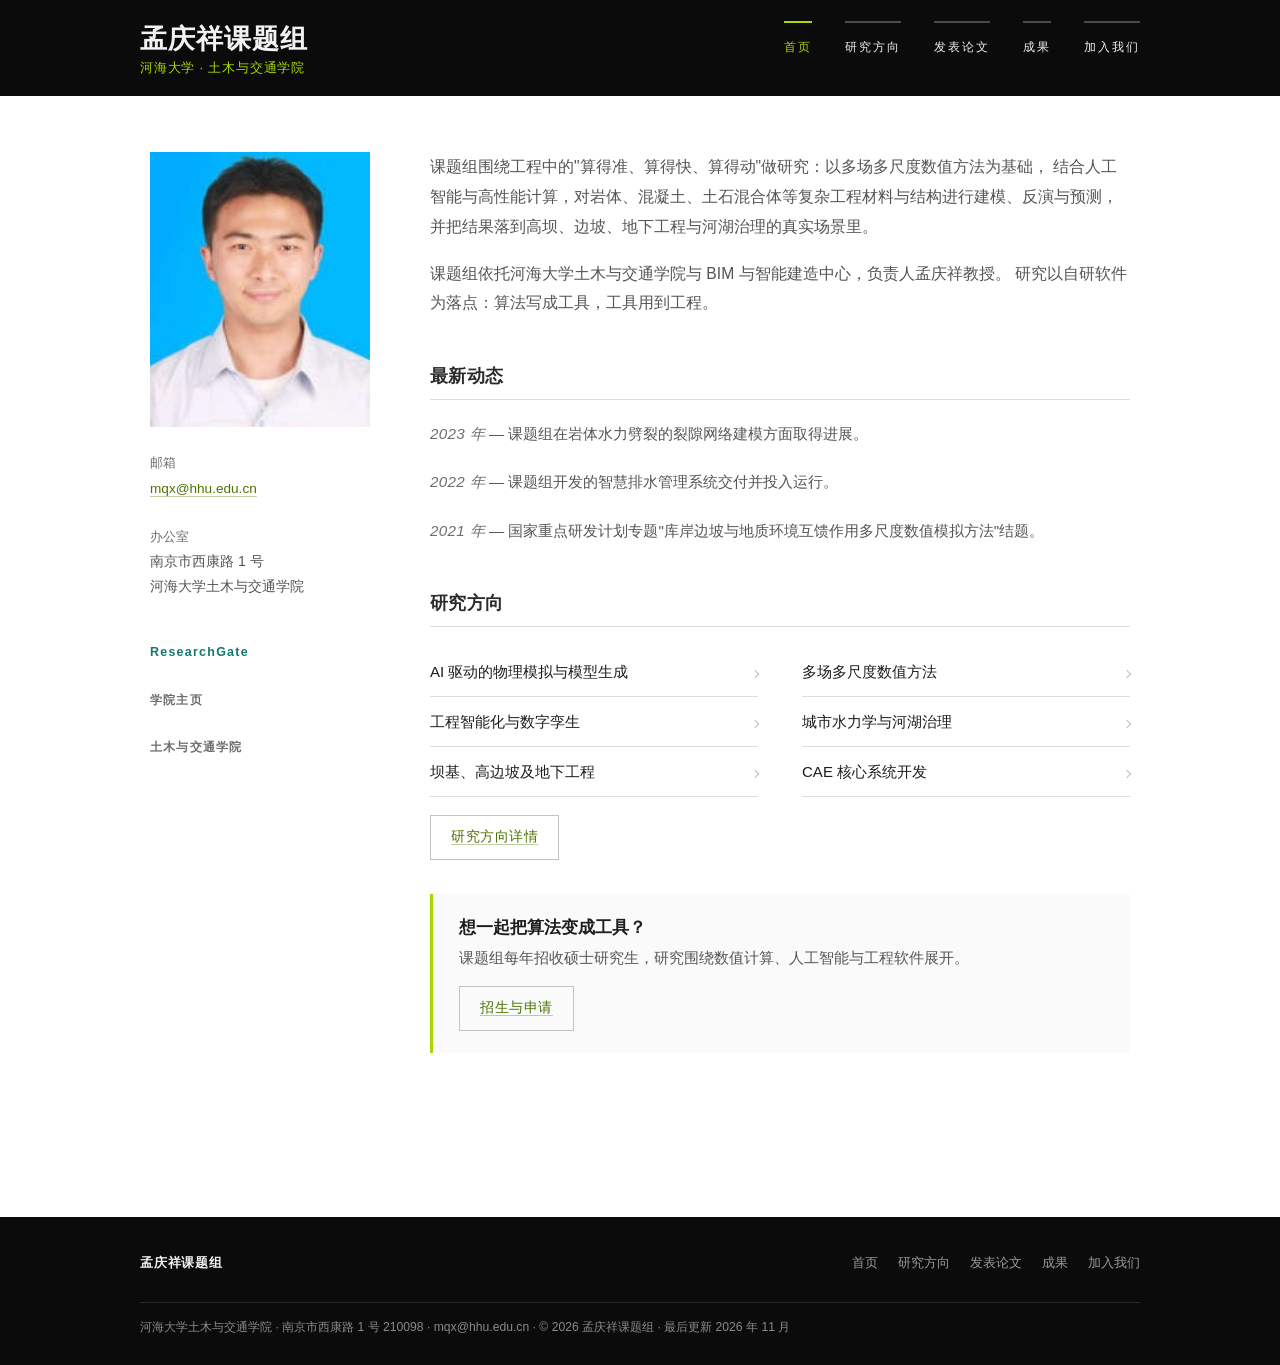
<file: index.html>
<!DOCTYPE html>
<html lang="zh-CN">
<head>
<meta charset="utf-8">
<meta name="viewport" content="width=device-width, initial-scale=1">
<title>孟庆祥课题组 | 河海大学土木与交通学院</title>
<meta name="description" content="河海大学土木与交通学院孟庆祥课题组：AI 驱动的物理模拟与模型生成、多场多尺度数值方法、工程智能化与数字孪生、城市水力学与河湖治理、CAE 核心系统开发。">
<link rel="icon" href="assets/img/favicon.svg" type="image/svg+xml">
<link rel="stylesheet" href="assets/css/style.css">
<script>document.documentElement.classList.add('js');</script>
<script src="assets/js/main.js" defer></script>
</head>
<body>

<header class="site-header">
  <div class="wrap header-inner">
    <a class="brand" href="index.html">
      <h1 class="brand-cn">孟庆祥课题组</h1>
      <span class="brand-en">河海大学 · 土木与交通学院</span>
    </a>
    <button class="nav-toggle" type="button" aria-expanded="false" aria-controls="site-nav">
      <span class="nav-toggle-bars" aria-hidden="true"><span></span><span></span><span></span></span>
      菜单
    </button>
    <nav class="site-nav" id="site-nav" aria-label="主导航">
      <a class="is-active" href="index.html" aria-current="page">首页</a>
      <a href="research.html">研究方向</a>
      <a href="publications.html">发表论文</a>
      <a href="achievements.html">成果</a>
      <a href="join.html">加入我们</a>
    </nav>
  </div>
</header>

<main>
  <div class="wrap">
    <div class="layout">
      <aside class="sidebar">
        <figure class="portrait">
          <img src="assets/img/meng-qingxiang.jpg" alt="孟庆祥教授照片" width="177" height="235">
        </figure>
        <div class="contact">
          <p class="label">邮箱</p>
          <a href="mailto:mqx@hhu.edu.cn">mqx@hhu.edu.cn</a>
        </div>
        <div class="contact">
          <p class="label">办公室</p>
          <p>南京市西康路 1 号<br>河海大学土木与交通学院</p>
        </div>
        <ul class="profile-links">
          <li><a class="researchgate" href="https://www.researchgate.net/profile/Qingxiang_Meng2">ResearchGate</a></li>
          <li><a href="https://ccte.hhu.edu.cn/2020/0330/c6263a202418/page.htm">学院主页</a></li>
          <li><a href="https://ccte.hhu.edu.cn/">土木与交通学院</a></li>
        </ul>
      </aside>

      <div class="content">
        <p class="intro">
          课题组围绕工程中的"算得准、算得快、算得动"做研究：以多场多尺度数值方法为基础，
          结合人工智能与高性能计算，对岩体、混凝土、土石混合体等复杂工程材料与结构进行建模、反演与预测，
          并把结果落到高坝、边坡、地下工程与河湖治理的真实场景里。
        </p>
        <p class="intro">
          课题组依托河海大学土木与交通学院与 BIM 与智能建造中心，负责人孟庆祥教授。
          研究以自研软件为落点：算法写成工具，工具用到工程。
        </p>

        <h2 class="sec-title">最新动态</h2>
        <div class="news">
          <p>
            <time datetime="2023">2023 年</time> — 课题组在岩体水力劈裂的裂隙网络建模方面取得进展。
          </p>
          <p>
            <time datetime="2022">2022 年</time> — 课题组开发的智慧排水管理系统交付并投入运行。
          </p>
          <p>
            <time datetime="2021">2021 年</time> — 国家重点研发计划专题"库岸边坡与地质环境互馈作用多尺度数值模拟方法"结题。
          </p>
        </div>

        <h2 class="sec-title">研究方向</h2>
        <ul class="toc">
          <li><a href="research.html#ai">AI 驱动的物理模拟与模型生成</a></li>
          <li><a href="research.html#multiscale">多场多尺度数值方法</a></li>
          <li><a href="research.html#twin">工程智能化与数字孪生</a></li>
          <li><a href="research.html#water">城市水力学与河湖治理</a></li>
          <li><a href="research.html#dam">坝基、高边坡及地下工程</a></li>
          <li><a href="research.html#cae">CAE 核心系统开发</a></li>
        </ul>

        <p class="actions">
          <a class="btn" href="research.html">研究方向详情</a>
        </p>

        <div class="cta">
          <h2>想一起把算法变成工具？</h2>
          <p>课题组每年招收硕士研究生，研究围绕数值计算、人工智能与工程软件展开。</p>
          <a class="btn" href="join.html">招生与申请</a>
        </div>
      </div>
    </div>
  </div>
</main>

<footer class="site-footer">
  <div class="wrap footer-inner">
    <p class="footer-brand">孟庆祥课题组</p>
    <ul class="footer-links">
      <li><a href="index.html">首页</a></li>
      <li><a href="research.html">研究方向</a></li>
      <li><a href="publications.html">发表论文</a></li>
      <li><a href="achievements.html">成果</a></li>
      <li><a href="join.html">加入我们</a></li>
    </ul>
    <p class="footer-note">
      河海大学土木与交通学院 · 南京市西康路 1 号 210098 · mqx@hhu.edu.cn ·
      © <span data-year>2026</span> 孟庆祥课题组 · 最后更新 2026 年 11 月
    </p>
  </div>
</footer>

</body>
</html>
</file>
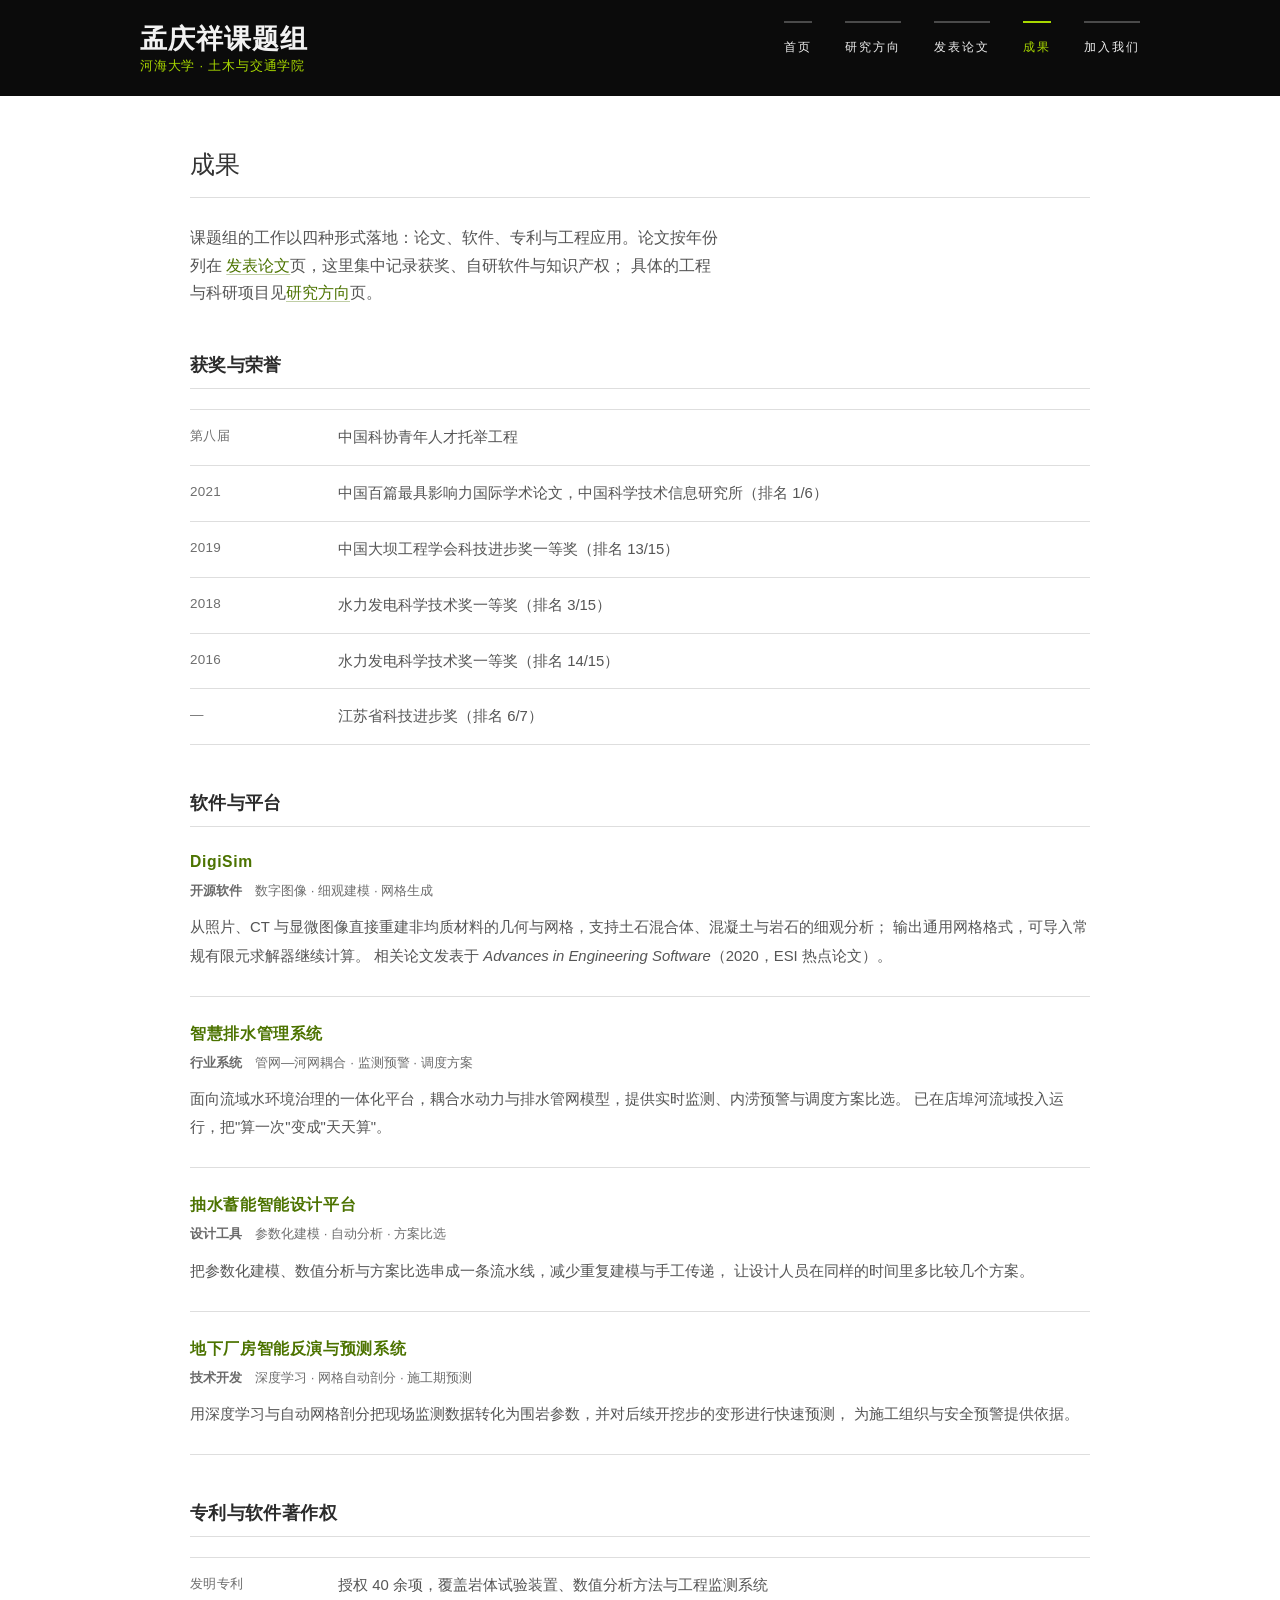
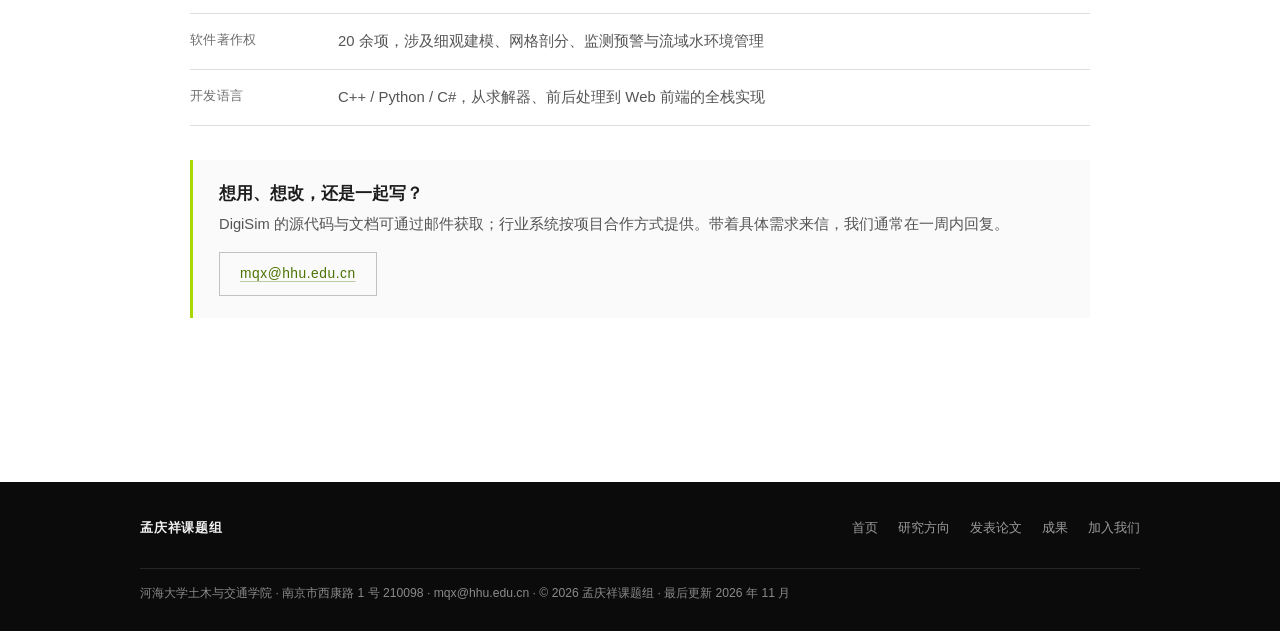
<file: achievements.html>
<!DOCTYPE html>
<html lang="zh-CN">
<head>
<meta charset="utf-8">
<meta name="viewport" content="width=device-width, initial-scale=1">
<title>成果 | 孟庆祥课题组</title>
<meta name="description" content="孟庆祥课题组获奖与荣誉、自研软件与平台、发明专利与软件著作权。">
<link rel="icon" href="assets/img/favicon.svg" type="image/svg+xml">
<link rel="stylesheet" href="assets/css/style.css">
<script>document.documentElement.classList.add('js');</script>
<script src="assets/js/main.js" defer></script>
</head>
<body>

<header class="site-header">
  <div class="wrap header-inner">
    <a class="brand" href="index.html">
      <span class="brand-cn">孟庆祥课题组</span>
      <span class="brand-en">河海大学 · 土木与交通学院</span>
    </a>
    <button class="nav-toggle" type="button" aria-expanded="false" aria-controls="site-nav">
      <span class="nav-toggle-bars" aria-hidden="true"><span></span><span></span><span></span></span>
      菜单
    </button>
    <nav class="site-nav" id="site-nav" aria-label="主导航">
      <a href="index.html">首页</a>
      <a href="research.html">研究方向</a>
      <a href="publications.html">发表论文</a>
      <a class="is-active" href="achievements.html" aria-current="page">成果</a>
      <a href="join.html">加入我们</a>
    </nav>
  </div>
</header>

<main>
  <div class="wrap">
    <div class="content content--wide">
      <h1 class="page-title">成果</h1>
      <p class="page-intro">
        课题组的工作以四种形式落地：论文、软件、专利与工程应用。论文按年份列在
        <a href="publications.html">发表论文</a>页，这里集中记录获奖、自研软件与知识产权；
        具体的工程与科研项目见<a href="research.html">研究方向</a>页。
      </p>

      <h2 class="sec-title">获奖与荣誉</h2>
      <ul class="rows">
        <li class="row"><span class="label">第八届</span><p>中国科协青年人才托举工程</p></li>
        <li class="row"><span class="label">2021</span><p>中国百篇最具影响力国际学术论文，中国科学技术信息研究所（排名 1/6）</p></li>
        <li class="row"><span class="label">2019</span><p>中国大坝工程学会科技进步奖一等奖（排名 13/15）</p></li>
        <li class="row"><span class="label">2018</span><p>水力发电科学技术奖一等奖（排名 3/15）</p></li>
        <li class="row"><span class="label">2016</span><p>水力发电科学技术奖一等奖（排名 14/15）</p></li>
        <li class="row"><span class="label">—</span><p>江苏省科技进步奖（排名 6/7）</p></li>
      </ul>

      <h2 class="sec-title">软件与平台</h2>
      <div class="entry">
        <div>
          <h3>DigiSim</h3>
          <p class="entry-meta"><b>开源软件</b>　数字图像 · 细观建模 · 网格生成</p>
          <p>
            从照片、CT 与显微图像直接重建非均质材料的几何与网格，支持土石混合体、混凝土与岩石的细观分析；
            输出通用网格格式，可导入常规有限元求解器继续计算。
            相关论文发表于 <em>Advances in Engineering Software</em>（2020，ESI 热点论文）。
          </p>
        </div>
      </div>
      <div class="entry">
        <div>
          <h3>智慧排水管理系统</h3>
          <p class="entry-meta"><b>行业系统</b>　管网—河网耦合 · 监测预警 · 调度方案</p>
          <p>
            面向流域水环境治理的一体化平台，耦合水动力与排水管网模型，提供实时监测、内涝预警与调度方案比选。
            已在店埠河流域投入运行，把"算一次"变成"天天算"。
          </p>
        </div>
      </div>
      <div class="entry">
        <div>
          <h3>抽水蓄能智能设计平台</h3>
          <p class="entry-meta"><b>设计工具</b>　参数化建模 · 自动分析 · 方案比选</p>
          <p>
            把参数化建模、数值分析与方案比选串成一条流水线，减少重复建模与手工传递，
            让设计人员在同样的时间里多比较几个方案。
          </p>
        </div>
      </div>
      <div class="entry">
        <div>
          <h3>地下厂房智能反演与预测系统</h3>
          <p class="entry-meta"><b>技术开发</b>　深度学习 · 网格自动剖分 · 施工期预测</p>
          <p>
            用深度学习与自动网格剖分把现场监测数据转化为围岩参数，并对后续开挖步的变形进行快速预测，
            为施工组织与安全预警提供依据。
          </p>
        </div>
      </div>

      <h2 class="sec-title">专利与软件著作权</h2>
      <ul class="rows">
        <li class="row"><span class="label">发明专利</span><p>授权 40 余项，覆盖岩体试验装置、数值分析方法与工程监测系统</p></li>
        <li class="row"><span class="label">软件著作权</span><p>20 余项，涉及细观建模、网格剖分、监测预警与流域水环境管理</p></li>
        <li class="row"><span class="label">开发语言</span><p>C++ / Python / C#，从求解器、前后处理到 Web 前端的全栈实现</p></li>
      </ul>

      <div class="cta">
        <h2>想用、想改，还是一起写？</h2>
        <p>DigiSim 的源代码与文档可通过邮件获取；行业系统按项目合作方式提供。带着具体需求来信，我们通常在一周内回复。</p>
        <a class="btn" href="mailto:mqx@hhu.edu.cn">mqx@hhu.edu.cn</a>
      </div>
    </div>
  </div>
</main>

<footer class="site-footer">
  <div class="wrap footer-inner">
    <p class="footer-brand">孟庆祥课题组</p>
    <ul class="footer-links">
      <li><a href="index.html">首页</a></li>
      <li><a href="research.html">研究方向</a></li>
      <li><a href="publications.html">发表论文</a></li>
      <li><a href="achievements.html">成果</a></li>
      <li><a href="join.html">加入我们</a></li>
    </ul>
    <p class="footer-note">
      河海大学土木与交通学院 · 南京市西康路 1 号 210098 · mqx@hhu.edu.cn ·
      © <span data-year>2026</span> 孟庆祥课题组 · 最后更新 2026 年 11 月
    </p>
  </div>
</footer>

</body>
</html>
</file>
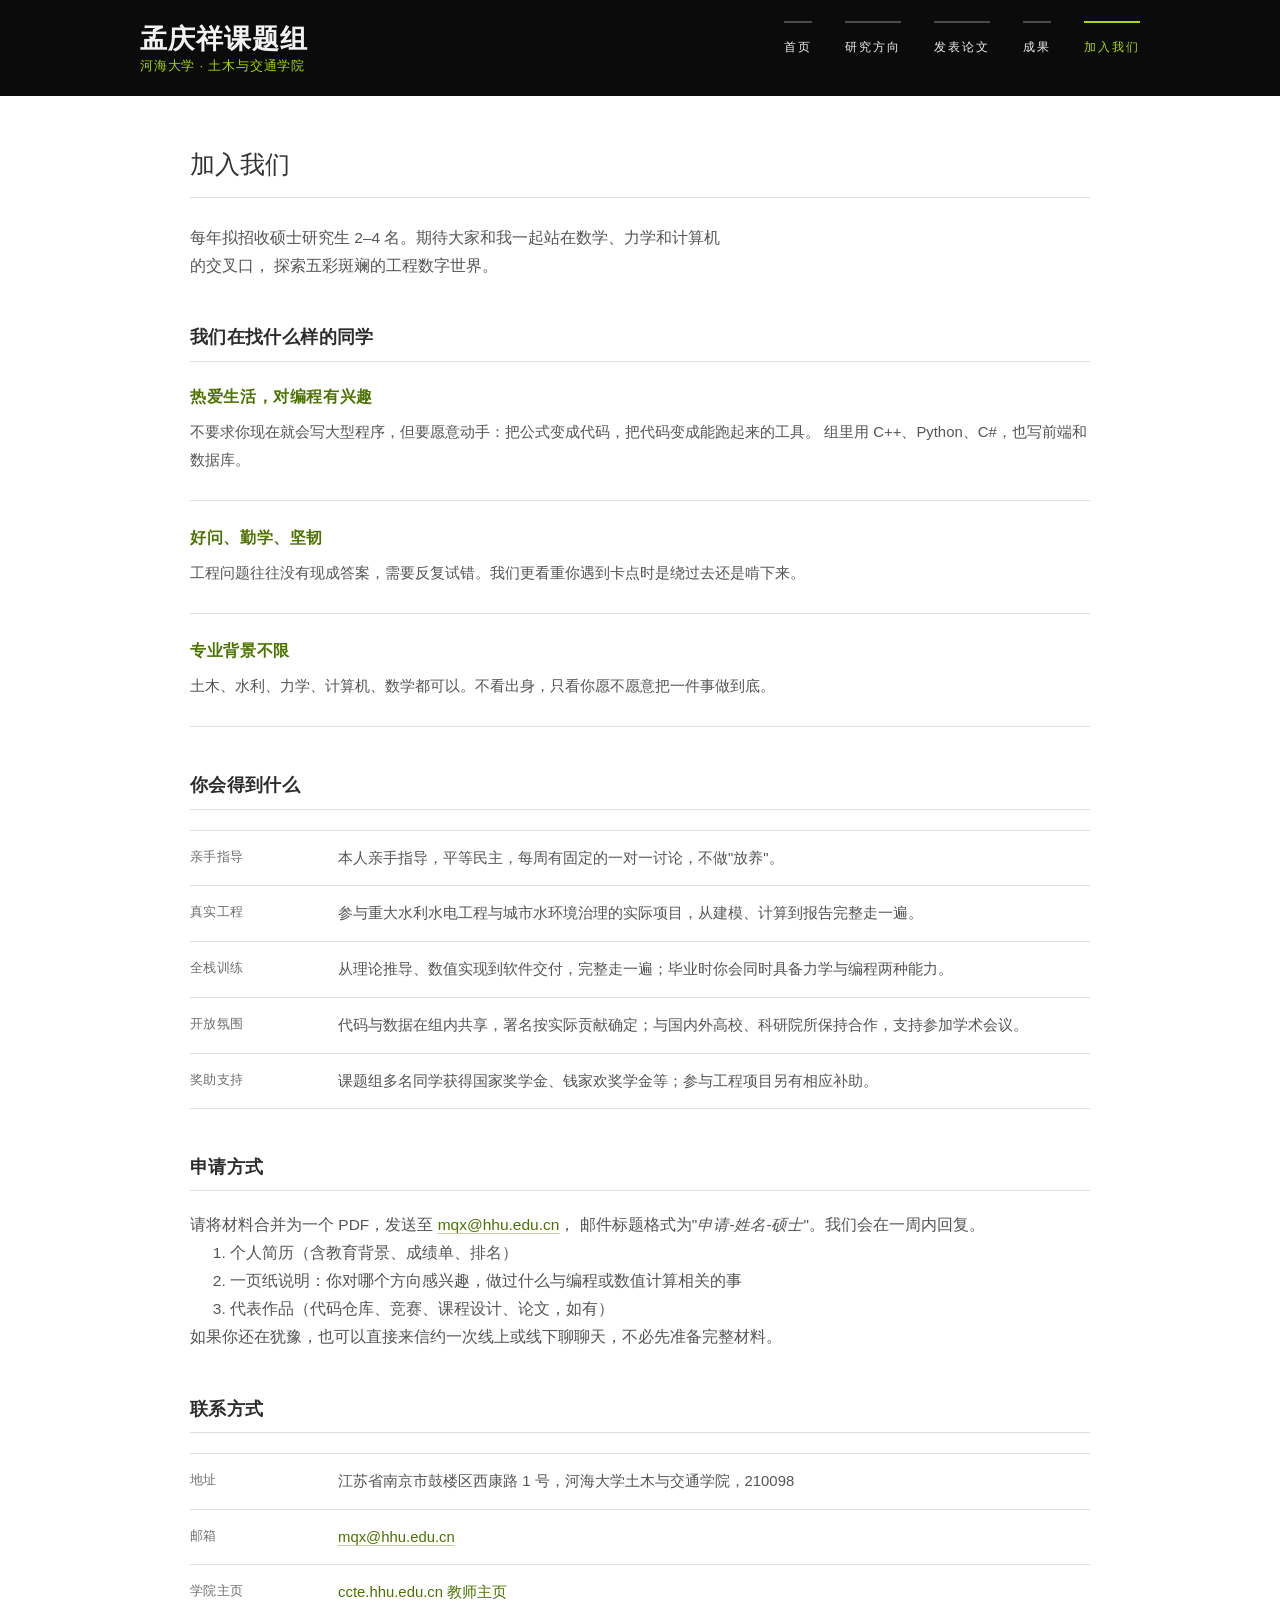
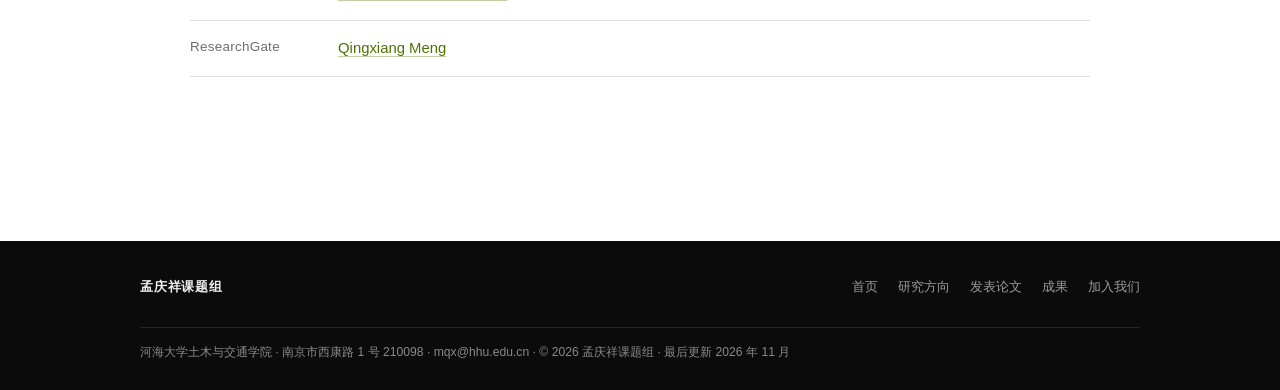
<file: join.html>
<!DOCTYPE html>
<html lang="zh-CN">
<head>
<meta charset="utf-8">
<meta name="viewport" content="width=device-width, initial-scale=1">
<title>加入我们 | 孟庆祥课题组</title>
<meta name="description" content="孟庆祥课题组每年招收硕士研究生 2–4 名，方向为 AI 驱动的物理模拟、多场多尺度数值方法、数字孪生与 CAE 系统开发。">
<link rel="icon" href="assets/img/favicon.svg" type="image/svg+xml">
<link rel="stylesheet" href="assets/css/style.css">
<script>document.documentElement.classList.add('js');</script>
<script src="assets/js/main.js" defer></script>
</head>
<body>

<header class="site-header">
  <div class="wrap header-inner">
    <a class="brand" href="index.html">
      <span class="brand-cn">孟庆祥课题组</span>
      <span class="brand-en">河海大学 · 土木与交通学院</span>
    </a>
    <button class="nav-toggle" type="button" aria-expanded="false" aria-controls="site-nav">
      <span class="nav-toggle-bars" aria-hidden="true"><span></span><span></span><span></span></span>
      菜单
    </button>
    <nav class="site-nav" id="site-nav" aria-label="主导航">
      <a href="index.html">首页</a>
      <a href="research.html">研究方向</a>
      <a href="publications.html">发表论文</a>
      <a href="achievements.html">成果</a>
      <a class="is-active" href="join.html" aria-current="page">加入我们</a>
    </nav>
  </div>
</header>

<main>
  <div class="wrap">
    <div class="content content--wide">
      <h1 class="page-title">加入我们</h1>
      <p class="page-intro">
        每年拟招收硕士研究生 2–4 名。期待大家和我一起站在数学、力学和计算机的交叉口，
        探索五彩斑斓的工程数字世界。
      </p>

      <h2 class="sec-title">我们在找什么样的同学</h2>
      <div class="entry">
        <div>
          <h3>热爱生活，对编程有兴趣</h3>
          <p>不要求你现在就会写大型程序，但要愿意动手：把公式变成代码，把代码变成能跑起来的工具。
            组里用 C++、Python、C#，也写前端和数据库。</p>
        </div>
      </div>
      <div class="entry">
        <div>
          <h3>好问、勤学、坚韧</h3>
          <p>工程问题往往没有现成答案，需要反复试错。我们更看重你遇到卡点时是绕过去还是啃下来。</p>
        </div>
      </div>
      <div class="entry">
        <div>
          <h3>专业背景不限</h3>
          <p>土木、水利、力学、计算机、数学都可以。不看出身，只看你愿不愿意把一件事做到底。</p>
        </div>
      </div>

      <h2 class="sec-title">你会得到什么</h2>
      <ul class="rows">
        <li class="row"><span class="label">亲手指导</span><p>本人亲手指导，平等民主，每周有固定的一对一讨论，不做"放养"。</p></li>
        <li class="row"><span class="label">真实工程</span><p>参与重大水利水电工程与城市水环境治理的实际项目，从建模、计算到报告完整走一遍。</p></li>
        <li class="row"><span class="label">全栈训练</span><p>从理论推导、数值实现到软件交付，完整走一遍；毕业时你会同时具备力学与编程两种能力。</p></li>
        <li class="row"><span class="label">开放氛围</span><p>代码与数据在组内共享，署名按实际贡献确定；与国内外高校、科研院所保持合作，支持参加学术会议。</p></li>
        <li class="row"><span class="label">奖助支持</span><p>课题组多名同学获得国家奖学金、钱家欢奖学金等；参与工程项目另有相应补助。</p></li>
      </ul>

      <h2 class="sec-title">申请方式</h2>
      <div class="prose">
        <p>请将材料合并为一个 PDF，发送至 <a href="mailto:mqx@hhu.edu.cn">mqx@hhu.edu.cn</a>，
          邮件标题格式为"<em>申请-姓名-硕士</em>"。我们会在一周内回复。</p>
        <ol>
          <li>个人简历（含教育背景、成绩单、排名）</li>
          <li>一页纸说明：你对哪个方向感兴趣，做过什么与编程或数值计算相关的事</li>
          <li>代表作品（代码仓库、竞赛、课程设计、论文，如有）</li>
        </ol>
        <p>如果你还在犹豫，也可以直接来信约一次线上或线下聊聊天，不必先准备完整材料。</p>
      </div>

      <h2 class="sec-title">联系方式</h2>
      <ul class="rows">
        <li class="row"><span class="label">地址</span><p>江苏省南京市鼓楼区西康路 1 号，河海大学土木与交通学院，210098</p></li>
        <li class="row"><span class="label">邮箱</span><p><a href="mailto:mqx@hhu.edu.cn">mqx@hhu.edu.cn</a></p></li>
        <li class="row"><span class="label">学院主页</span><p><a href="https://ccte.hhu.edu.cn/2020/0330/c6263a202418/page.htm">ccte.hhu.edu.cn 教师主页</a></p></li>
        <li class="row"><span class="label">ResearchGate</span><p><a href="https://www.researchgate.net/profile/Qingxiang_Meng2">Qingxiang Meng</a></p></li>
      </ul>
    </div>
  </div>
</main>

<footer class="site-footer">
  <div class="wrap footer-inner">
    <p class="footer-brand">孟庆祥课题组</p>
    <ul class="footer-links">
      <li><a href="index.html">首页</a></li>
      <li><a href="research.html">研究方向</a></li>
      <li><a href="publications.html">发表论文</a></li>
      <li><a href="achievements.html">成果</a></li>
      <li><a href="join.html">加入我们</a></li>
    </ul>
    <p class="footer-note">
      河海大学土木与交通学院 · 南京市西康路 1 号 210098 · mqx@hhu.edu.cn ·
      © <span data-year>2026</span> 孟庆祥课题组 · 最后更新 2026 年 11 月
    </p>
  </div>
</footer>

</body>
</html>
</file>
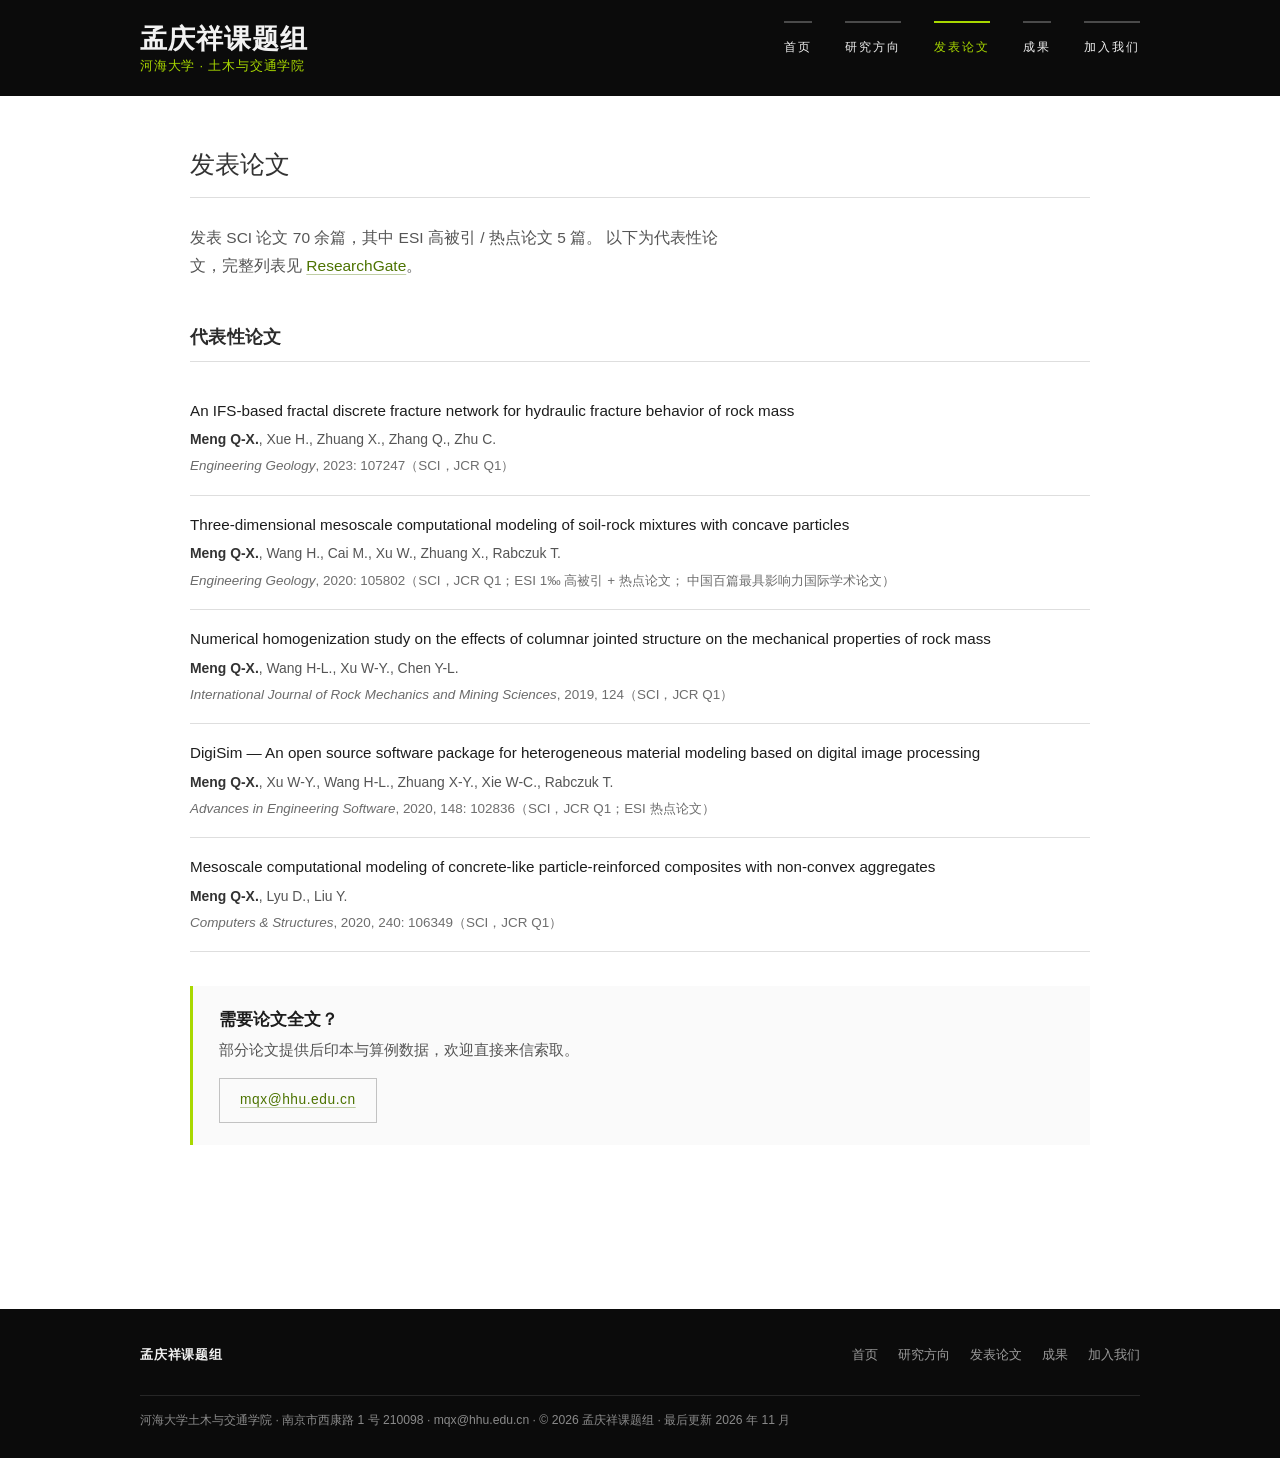
<file: publications.html>
<!DOCTYPE html>
<html lang="zh-CN">
<head>
<meta charset="utf-8">
<meta name="viewport" content="width=device-width, initial-scale=1">
<title>发表论文 | 孟庆祥课题组</title>
<meta name="description" content="孟庆祥课题组代表性论文：岩体水力劈裂的离散裂隙网络、土石混合体三维细观建模、柱状节理岩体均匀化与非凸骨料复合材料模拟。">
<link rel="icon" href="assets/img/favicon.svg" type="image/svg+xml">
<link rel="stylesheet" href="assets/css/style.css">
<script>document.documentElement.classList.add('js');</script>
<script src="assets/js/main.js" defer></script>
</head>
<body>

<header class="site-header">
  <div class="wrap header-inner">
    <a class="brand" href="index.html">
      <span class="brand-cn">孟庆祥课题组</span>
      <span class="brand-en">河海大学 · 土木与交通学院</span>
    </a>
    <button class="nav-toggle" type="button" aria-expanded="false" aria-controls="site-nav">
      <span class="nav-toggle-bars" aria-hidden="true"><span></span><span></span><span></span></span>
      菜单
    </button>
    <nav class="site-nav" id="site-nav" aria-label="主导航">
      <a href="index.html">首页</a>
      <a href="research.html">研究方向</a>
      <a class="is-active" href="publications.html" aria-current="page">发表论文</a>
      <a href="achievements.html">成果</a>
      <a href="join.html">加入我们</a>
    </nav>
  </div>
</header>

<main>
  <div class="wrap">
    <div class="content content--wide">
      <h1 class="page-title">发表论文</h1>
      <p class="page-intro">
        发表 SCI 论文 70 余篇，其中 ESI 高被引 / 热点论文 5 篇。
        以下为代表性论文，完整列表见
        <a href="https://www.researchgate.net/profile/Qingxiang_Meng2">ResearchGate</a>。
      </p>

      <h2 class="sec-title">代表性论文</h2>
      <ul class="pub-list">
        <li class="pub">
          <p class="pub-title">An IFS-based fractal discrete fracture network for hydraulic fracture behavior of rock mass</p>
          <p class="pub-authors"><span class="pi">Meng Q-X.</span>, Xue H., Zhuang X., Zhang Q., Zhu C.</p>
          <p class="pub-venue"><em>Engineering Geology</em>, 2023: 107247（SCI，JCR Q1）</p>
        </li>
        <li class="pub">
          <p class="pub-title">Three-dimensional mesoscale computational modeling of soil-rock mixtures with concave particles</p>
          <p class="pub-authors"><span class="pi">Meng Q-X.</span>, Wang H., Cai M., Xu W., Zhuang X., Rabczuk T.</p>
          <p class="pub-venue"><em>Engineering Geology</em>, 2020: 105802（SCI，JCR Q1；ESI 1‰ 高被引 + 热点论文；
            中国百篇最具影响力国际学术论文）</p>
        </li>
        <li class="pub">
          <p class="pub-title">Numerical homogenization study on the effects of columnar jointed structure on the mechanical properties of rock mass</p>
          <p class="pub-authors"><span class="pi">Meng Q-X.</span>, Wang H-L., Xu W-Y., Chen Y-L.</p>
          <p class="pub-venue"><em>International Journal of Rock Mechanics and Mining Sciences</em>, 2019, 124（SCI，JCR Q1）</p>
        </li>
        <li class="pub">
          <p class="pub-title">DigiSim — An open source software package for heterogeneous material modeling based on digital image processing</p>
          <p class="pub-authors"><span class="pi">Meng Q-X.</span>, Xu W-Y., Wang H-L., Zhuang X-Y., Xie W-C., Rabczuk T.</p>
          <p class="pub-venue"><em>Advances in Engineering Software</em>, 2020, 148: 102836（SCI，JCR Q1；ESI 热点论文）</p>
        </li>
        <li class="pub">
          <p class="pub-title">Mesoscale computational modeling of concrete-like particle-reinforced composites with non-convex aggregates</p>
          <p class="pub-authors"><span class="pi">Meng Q-X.</span>, Lyu D., Liu Y.</p>
          <p class="pub-venue"><em>Computers &amp; Structures</em>, 2020, 240: 106349（SCI，JCR Q1）</p>
        </li>
      </ul>

      <div class="cta">
        <h2>需要论文全文？</h2>
        <p>部分论文提供后印本与算例数据，欢迎直接来信索取。</p>
        <a class="btn" href="mailto:mqx@hhu.edu.cn">mqx@hhu.edu.cn</a>
      </div>
    </div>
  </div>
</main>

<footer class="site-footer">
  <div class="wrap footer-inner">
    <p class="footer-brand">孟庆祥课题组</p>
    <ul class="footer-links">
      <li><a href="index.html">首页</a></li>
      <li><a href="research.html">研究方向</a></li>
      <li><a href="publications.html">发表论文</a></li>
      <li><a href="achievements.html">成果</a></li>
      <li><a href="join.html">加入我们</a></li>
    </ul>
    <p class="footer-note">
      河海大学土木与交通学院 · 南京市西康路 1 号 210098 · mqx@hhu.edu.cn ·
      © <span data-year>2026</span> 孟庆祥课题组 · 最后更新 2026 年 11 月
    </p>
  </div>
</footer>

</body>
</html>
</file>
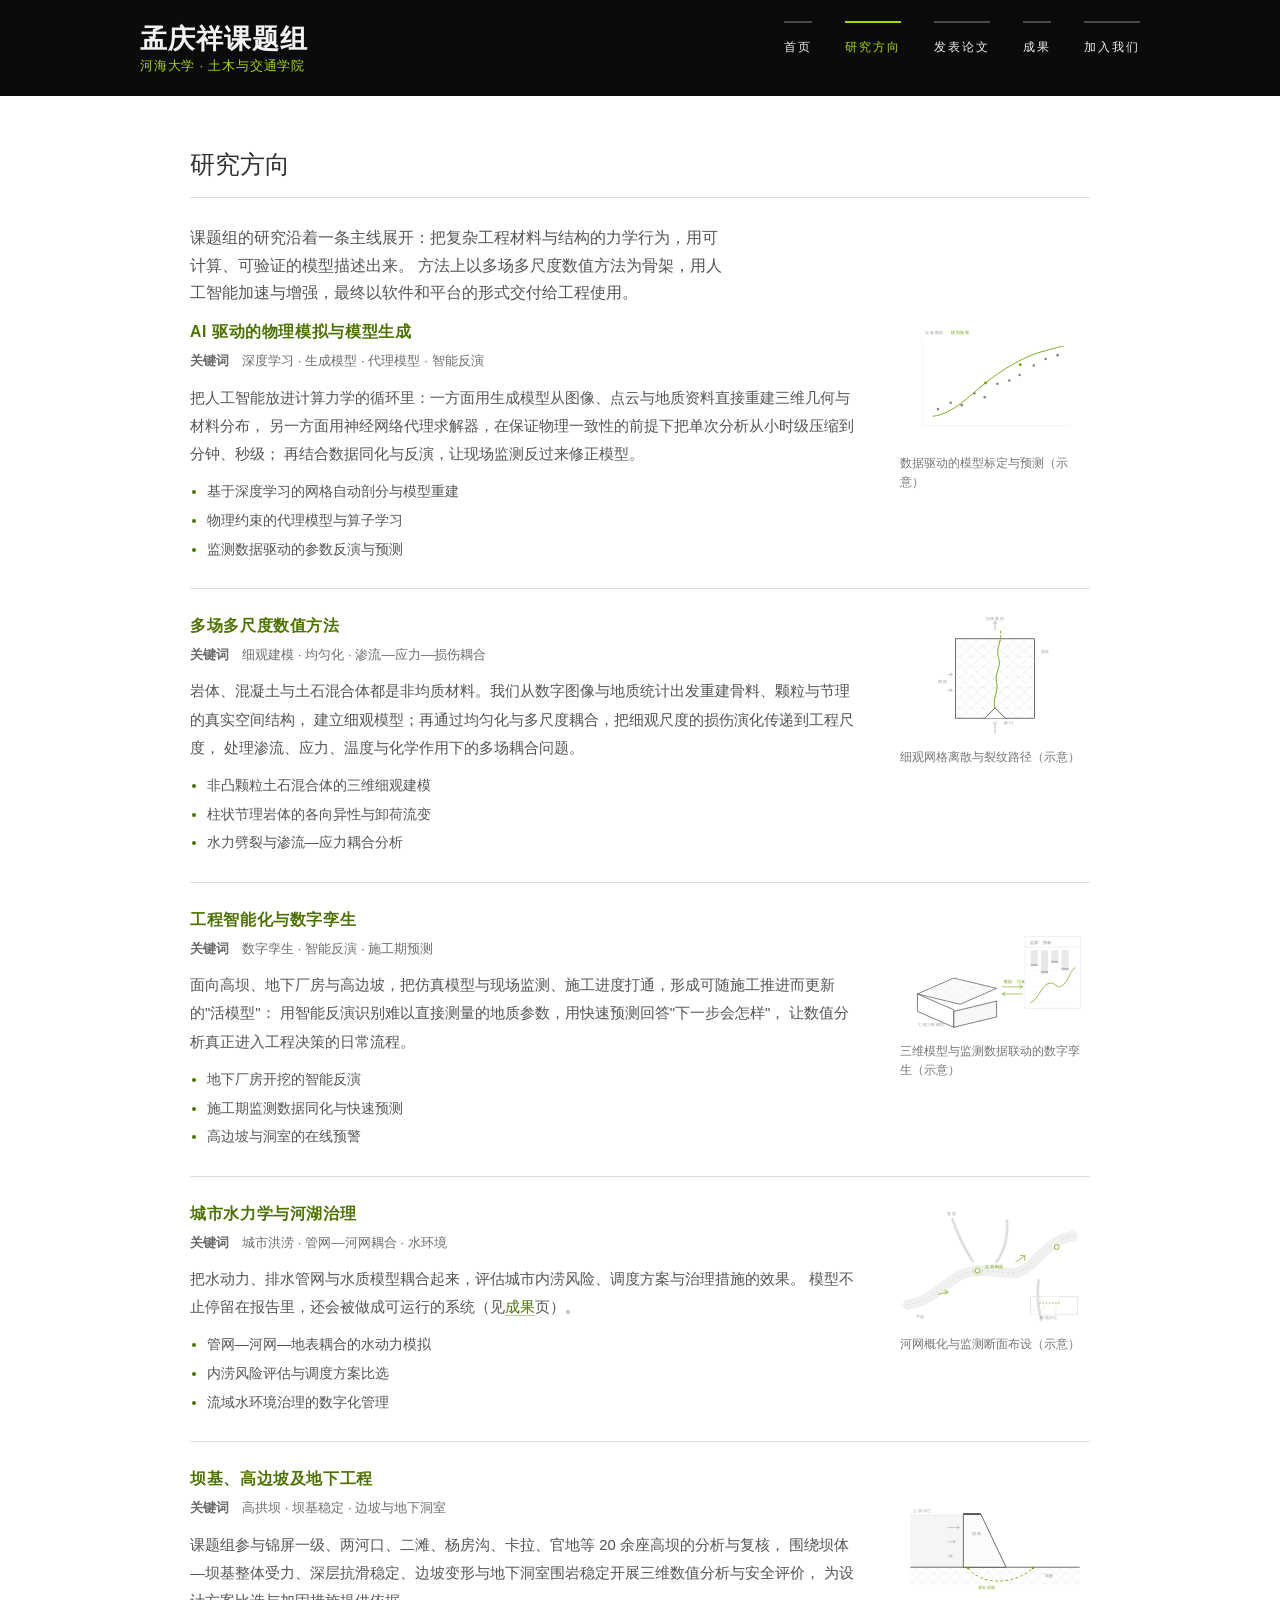
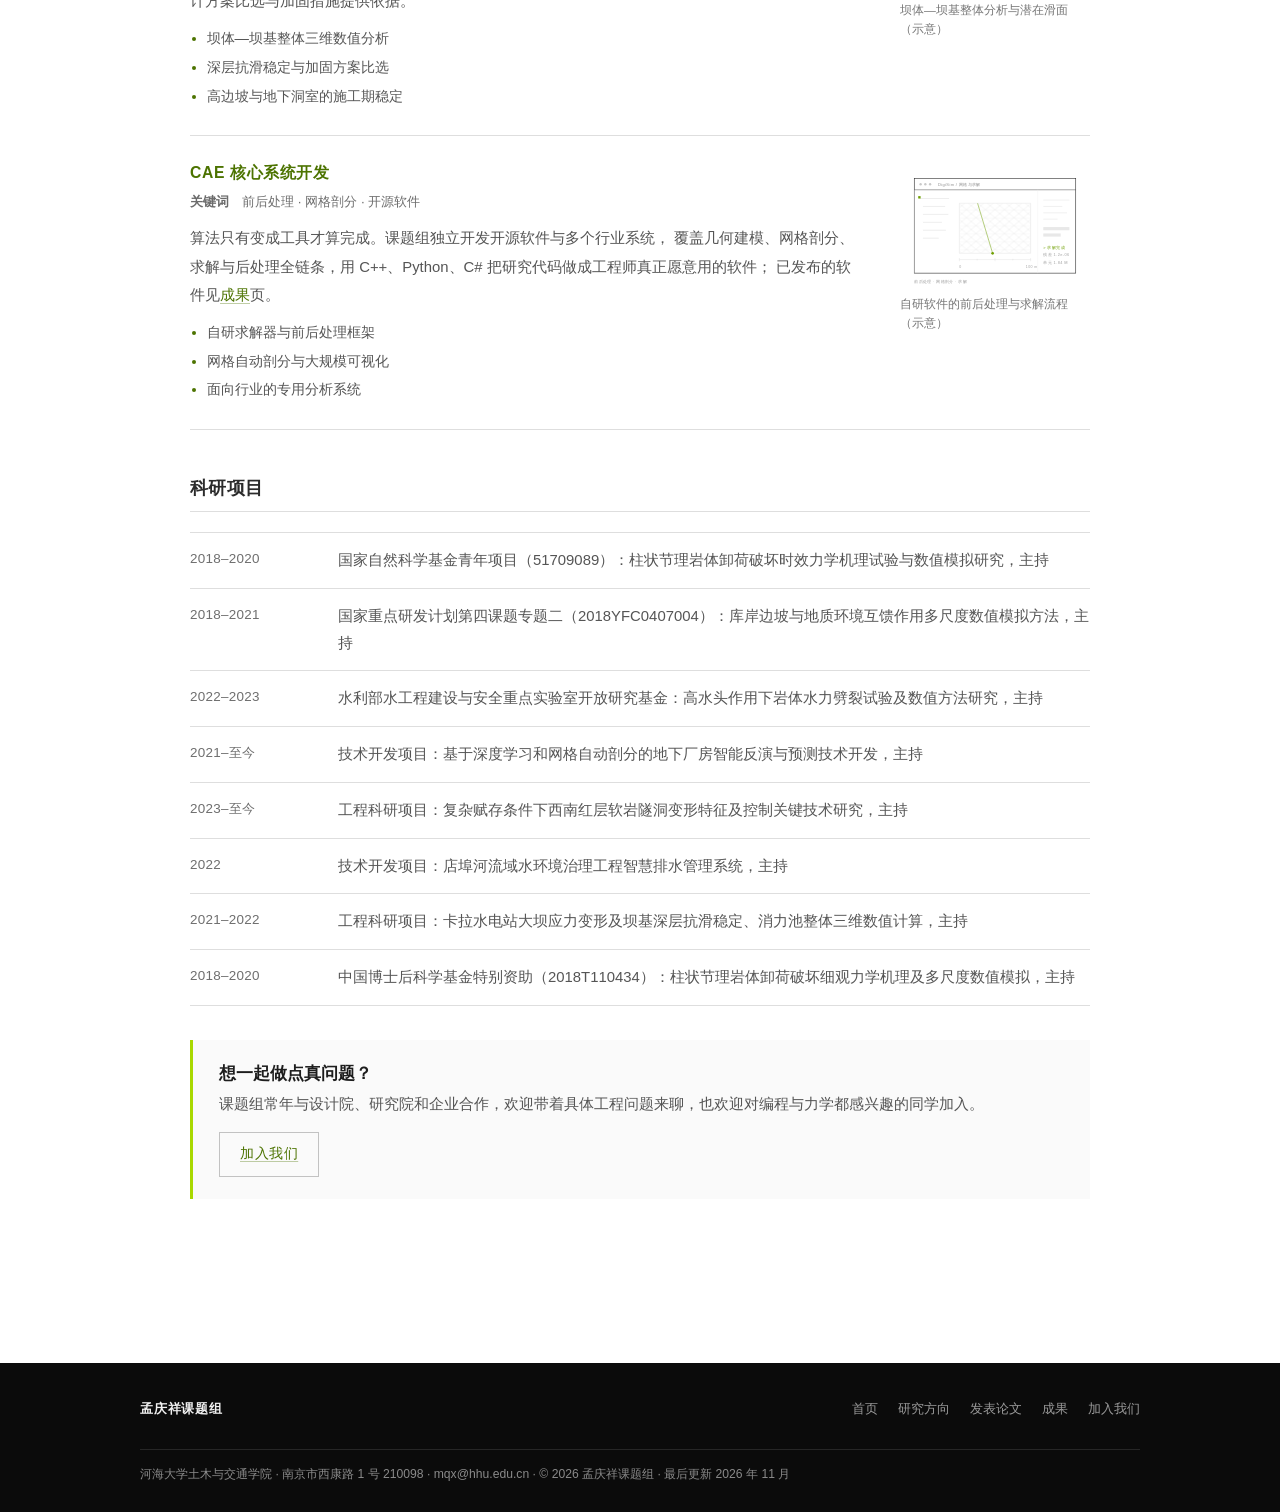
<file: research.html>
<!DOCTYPE html>
<html lang="zh-CN">
<head>
<meta charset="utf-8">
<meta name="viewport" content="width=device-width, initial-scale=1">
<title>研究方向 | 孟庆祥课题组</title>
<meta name="description" content="课题组研究方向：AI 驱动的物理模拟与模型生成、多场多尺度数值方法、工程智能化与数字孪生、城市水力学与河湖治理、坝基与地下工程、CAE 核心系统开发。">
<link rel="icon" href="assets/img/favicon.svg" type="image/svg+xml">
<link rel="stylesheet" href="assets/css/style.css">
<script>document.documentElement.classList.add('js');</script>
<script src="assets/js/main.js" defer></script>
</head>
<body>

<header class="site-header">
  <div class="wrap header-inner">
    <a class="brand" href="index.html">
      <span class="brand-cn">孟庆祥课题组</span>
      <span class="brand-en">河海大学 · 土木与交通学院</span>
    </a>
    <button class="nav-toggle" type="button" aria-expanded="false" aria-controls="site-nav">
      <span class="nav-toggle-bars" aria-hidden="true"><span></span><span></span><span></span></span>
      菜单
    </button>
    <nav class="site-nav" id="site-nav" aria-label="主导航">
      <a href="index.html">首页</a>
      <a class="is-active" href="research.html" aria-current="page">研究方向</a>
      <a href="publications.html">发表论文</a>
      <a href="achievements.html">成果</a>
      <a href="join.html">加入我们</a>
    </nav>
  </div>
</header>

<main>
  <div class="wrap">
    <div class="content content--wide">
      <h1 class="page-title">研究方向</h1>
      <p class="page-intro">
        课题组的研究沿着一条主线展开：把复杂工程材料与结构的力学行为，用可计算、可验证的模型描述出来。
        方法上以多场多尺度数值方法为骨架，用人工智能加速与增强，最终以软件和平台的形式交付给工程使用。
      </p>

      <div class="entry entry--fig" id="ai">
        <div>
          <h2>AI 驱动的物理模拟与模型生成</h2>
          <p class="entry-meta"><b>关键词</b>　深度学习 · 生成模型 · 代理模型 · 智能反演</p>
          <p>
            把人工智能放进计算力学的循环里：一方面用生成模型从图像、点云与地质资料直接重建三维几何与材料分布，
            另一方面用神经网络代理求解器，在保证物理一致性的前提下把单次分析从小时级压缩到分钟、秒级；
            再结合数据同化与反演，让现场监测反过来修正模型。
          </p>
          <ul>
            <li>基于深度学习的网格自动剖分与模型重建</li>
            <li>物理约束的代理模型与算子学习</li>
            <li>监测数据驱动的参数反演与预测</li>
          </ul>
        </div>
        <figure class="entry-fig">
          <img src="assets/img/fig-data.svg" alt="实验与监测数据、模型预测及置信区间示意图" width="480" height="320">
          <figcaption>数据驱动的模型标定与预测（示意）</figcaption>
        </figure>
      </div>

      <div class="entry entry--fig" id="multiscale">
        <div>
          <h2>多场多尺度数值方法</h2>
          <p class="entry-meta"><b>关键词</b>　细观建模 · 均匀化 · 渗流—应力—损伤耦合</p>
          <p>
            岩体、混凝土与土石混合体都是非均质材料。我们从数字图像与地质统计出发重建骨料、颗粒与节理的真实空间结构，
            建立细观模型；再通过均匀化与多尺度耦合，把细观尺度的损伤演化传递到工程尺度，
            处理渗流、应力、温度与化学作用下的多场耦合问题。
          </p>
          <ul>
            <li>非凸颗粒土石混合体的三维细观建模</li>
            <li>柱状节理岩体的各向异性与卸荷流变</li>
            <li>水力劈裂与渗流—应力耦合分析</li>
          </ul>
        </div>
        <figure class="entry-fig">
          <img src="assets/img/fig-crack.svg" alt="细观网格与裂纹扩展示意图" width="480" height="320">
          <figcaption>细观网格离散与裂纹路径（示意）</figcaption>
        </figure>
      </div>

      <div class="entry entry--fig" id="twin">
        <div>
          <h2>工程智能化与数字孪生</h2>
          <p class="entry-meta"><b>关键词</b>　数字孪生 · 智能反演 · 施工期预测</p>
          <p>
            面向高坝、地下厂房与高边坡，把仿真模型与现场监测、施工进度打通，形成可随施工推进而更新的"活模型"：
            用智能反演识别难以直接测量的地质参数，用快速预测回答"下一步会怎样"，
            让数值分析真正进入工程决策的日常流程。
          </p>
          <ul>
            <li>地下厂房开挖的智能反演</li>
            <li>施工期监测数据同化与快速预测</li>
            <li>高边坡与洞室的在线预警</li>
          </ul>
        </div>
        <figure class="entry-fig">
          <img src="assets/img/fig-twin.svg" alt="三维工程模型与监测数据联动示意图" width="480" height="320">
          <figcaption>三维模型与监测数据联动的数字孪生（示意）</figcaption>
        </figure>
      </div>

      <div class="entry entry--fig" id="water">
        <div>
          <h2>城市水力学与河湖治理</h2>
          <p class="entry-meta"><b>关键词</b>　城市洪涝 · 管网—河网耦合 · 水环境</p>
          <p>
            把水动力、排水管网与水质模型耦合起来，评估城市内涝风险、调度方案与治理措施的效果。
            模型不止停留在报告里，还会被做成可运行的系统（见<a href="achievements.html">成果</a>页）。
          </p>
          <ul>
            <li>管网—河网—地表耦合的水动力模拟</li>
            <li>内涝风险评估与调度方案比选</li>
            <li>流域水环境治理的数字化管理</li>
          </ul>
        </div>
        <figure class="entry-fig">
          <img src="assets/img/fig-river.svg" alt="河网、支流与监测断面示意图" width="480" height="320">
          <figcaption>河网概化与监测断面布设（示意）</figcaption>
        </figure>
      </div>

      <div class="entry entry--fig" id="dam">
        <div>
          <h2>坝基、高边坡及地下工程</h2>
          <p class="entry-meta"><b>关键词</b>　高拱坝 · 坝基稳定 · 边坡与地下洞室</p>
          <p>
            课题组参与锦屏一级、两河口、二滩、杨房沟、卡拉、官地等 20 余座高坝的分析与复核，
            围绕坝体—坝基整体受力、深层抗滑稳定、边坡变形与地下洞室围岩稳定开展三维数值分析与安全评价，
            为设计方案比选与加固措施提供依据。
          </p>
          <ul>
            <li>坝体—坝基整体三维数值分析</li>
            <li>深层抗滑稳定与加固方案比选</li>
            <li>高边坡与地下洞室的施工期稳定</li>
          </ul>
        </div>
        <figure class="entry-fig">
          <img src="assets/img/fig-dam.svg" alt="坝体、坝基与潜在滑面示意图" width="480" height="320">
          <figcaption>坝体—坝基整体分析与潜在滑面（示意）</figcaption>
        </figure>
      </div>

      <div class="entry entry--fig" id="cae">
        <div>
          <h2>CAE 核心系统开发</h2>
          <p class="entry-meta"><b>关键词</b>　前后处理 · 网格剖分 · 开源软件</p>
          <p>
            算法只有变成工具才算完成。课题组独立开发开源软件与多个行业系统，
            覆盖几何建模、网格剖分、求解与后处理全链条，用 C++、Python、C# 把研究代码做成工程师真正愿意用的软件；
            已发布的软件见<a href="achievements.html">成果</a>页。
          </p>
          <ul>
            <li>自研求解器与前后处理框架</li>
            <li>网格自动剖分与大规模可视化</li>
            <li>面向行业的专用分析系统</li>
          </ul>
        </div>
        <figure class="entry-fig">
          <img src="assets/img/fig-cae.svg" alt="CAE 软件界面：模型树、网格与求解信息" width="480" height="320">
          <figcaption>自研软件的前后处理与求解流程（示意）</figcaption>
        </figure>
      </div>

      <h2 class="sec-title">科研项目</h2>
      <ul class="rows">
        <li class="row">
          <span class="label">2018–2020</span>
          <p>国家自然科学基金青年项目（51709089）：柱状节理岩体卸荷破坏时效力学机理试验与数值模拟研究，主持</p>
        </li>
        <li class="row">
          <span class="label">2018–2021</span>
          <p>国家重点研发计划第四课题专题二（2018YFC0407004）：库岸边坡与地质环境互馈作用多尺度数值模拟方法，主持</p>
        </li>
        <li class="row">
          <span class="label">2022–2023</span>
          <p>水利部水工程建设与安全重点实验室开放研究基金：高水头作用下岩体水力劈裂试验及数值方法研究，主持</p>
        </li>
        <li class="row">
          <span class="label">2021–至今</span>
          <p>技术开发项目：基于深度学习和网格自动剖分的地下厂房智能反演与预测技术开发，主持</p>
        </li>
        <li class="row">
          <span class="label">2023–至今</span>
          <p>工程科研项目：复杂赋存条件下西南红层软岩隧洞变形特征及控制关键技术研究，主持</p>
        </li>
        <li class="row">
          <span class="label">2022</span>
          <p>技术开发项目：店埠河流域水环境治理工程智慧排水管理系统，主持</p>
        </li>
        <li class="row">
          <span class="label">2021–2022</span>
          <p>工程科研项目：卡拉水电站大坝应力变形及坝基深层抗滑稳定、消力池整体三维数值计算，主持</p>
        </li>
        <li class="row">
          <span class="label">2018–2020</span>
          <p>中国博士后科学基金特别资助（2018T110434）：柱状节理岩体卸荷破坏细观力学机理及多尺度数值模拟，主持</p>
        </li>
      </ul>

      <div class="cta">
        <h2>想一起做点真问题？</h2>
        <p>课题组常年与设计院、研究院和企业合作，欢迎带着具体工程问题来聊，也欢迎对编程与力学都感兴趣的同学加入。</p>
        <a class="btn" href="join.html">加入我们</a>
      </div>
    </div>
  </div>
</main>

<footer class="site-footer">
  <div class="wrap footer-inner">
    <p class="footer-brand">孟庆祥课题组</p>
    <ul class="footer-links">
      <li><a href="index.html">首页</a></li>
      <li><a href="research.html">研究方向</a></li>
      <li><a href="publications.html">发表论文</a></li>
      <li><a href="achievements.html">成果</a></li>
      <li><a href="join.html">加入我们</a></li>
    </ul>
    <p class="footer-note">
      河海大学土木与交通学院 · 南京市西康路 1 号 210098 · mqx@hhu.edu.cn ·
      © <span data-year>2026</span> 孟庆祥课题组 · 最后更新 2026 年 11 月
    </p>
  </div>
</footer>

</body>
</html>
</file>
<file: assets/css/style.css>
/* ==========================================================================
   课题组主页样式
   视觉语言参考 empaneda.com：黑底页头 + 荧光绿点缀 + 无衬线 + 细线分隔
   修改配色请优先调整 :root 变量
   ========================================================================== */

:root {
  --black: #0b0b0b;
  --ink: #1d1d1d;
  --body-text: #555555;
  --muted: #6e6e6e;
  --rule: #dedede;
  --bg: #ffffff;
  --accent: #a8d800;      /* 页头荧光绿 */
  --accent-ink: #4c7300;  /* 白底上的绿色链接，保证可读性 */

  --sans: -apple-system, BlinkMacSystemFont, "PingFang SC", "Hiragino Sans GB",
    "Microsoft YaHei", "Noto Sans SC", "Segoe UI", Arial, system-ui, sans-serif;

  --max: 1080px;
  --ease: cubic-bezier(0.25, 0.4, 0.25, 1);
}

*,
*::before,
*::after {
  box-sizing: border-box;
}

html {
  -webkit-text-size-adjust: 100%;
  scroll-behavior: smooth;
  scroll-padding-top: 116px;
}

body {
  margin: 0;
  background: var(--bg);
  color: var(--body-text);
  font-family: var(--sans);
  font-size: 15.5px;
  line-height: 1.8;
  -webkit-font-smoothing: antialiased;
}

h1,
h2,
h3,
h4 {
  margin: 0;
  color: var(--ink);
  font-weight: 600;
  line-height: 1.4;
}

p,
ul,
ol,
dl,
figure {
  margin: 0;
}

a {
  color: inherit;
  text-decoration: none;
}

img {
  display: block;
  max-width: 100%;
  height: auto;
}

::selection {
  background: rgba(168, 216, 0, 0.35);
  color: #111;
}

:focus-visible {
  outline: 2px solid var(--accent-ink);
  outline-offset: 3px;
}

.wrap {
  width: 100%;
  max-width: var(--max);
  margin-inline: auto;
  padding-inline: clamp(20px, 5vw, 40px);
}

.muted {
  color: var(--muted);
}

.small {
  font-size: 0.84rem;
}

/* 正文链接：绿字 + 浅绿下划线 --------------------------------------------- */

.content a,
.page-intro a,
.prose a,
.contact a,
.footer-note a {
  color: var(--accent-ink);
  text-decoration: underline;
  text-decoration-thickness: 1px;
  text-decoration-color: rgba(76, 115, 0, 0.35);
  text-underline-offset: 3px;
  transition: text-decoration-color 0.2s var(--ease), color 0.2s var(--ease);
}

.content a:hover,
.page-intro a:hover,
.prose a:hover,
.contact a:hover,
.footer-note a:hover {
  text-decoration-color: var(--accent-ink);
}

/* 页头 -------------------------------------------------------------------- */

.site-header {
  background: var(--black);
}

.header-inner {
  display: flex;
  align-items: center;
  justify-content: space-between;
  gap: 32px;
  min-height: 96px;
  padding-block: 16px;
}

.brand {
  display: flex;
  flex-direction: column;
  gap: 2px;
  line-height: 1.25;
}

.brand-cn {
  color: #f2f2f2;
  font-size: clamp(1.3rem, 2.6vw, 1.7rem);
  font-weight: 700;
  letter-spacing: 0.04em;
}

.brand-en {
  color: var(--accent);
  font-size: 0.82rem;
  letter-spacing: 0.06em;
}

.site-nav {
  display: flex;
  align-items: center;
  gap: clamp(18px, 2.6vw, 34px);
  font-size: 0.75rem;
  letter-spacing: 0.16em;
}

.site-nav a {
  position: relative;
  padding-block: 6px;
  color: #f0f0f0;
  white-space: nowrap;
  transition: color 0.2s var(--ease);
}

.site-nav a::before {
  content: "";
  position: absolute;
  left: 0;
  right: 0;
  top: -10px;
  height: 2px;
  background: rgba(255, 255, 255, 0.26);
  transition: background 0.2s var(--ease);
}

.site-nav a:hover,
.site-nav a.is-active {
  color: var(--accent);
}

.site-nav a:hover::before,
.site-nav a.is-active::before {
  background: var(--accent);
}

.nav-toggle {
  display: none;
  align-items: center;
  gap: 8px;
  padding: 6px 12px;
  border: 1px solid #4a4a4a;
  background: transparent;
  color: #f0f0f0;
  font: inherit;
  font-size: 0.78rem;
  letter-spacing: 0.08em;
  cursor: pointer;
}

.nav-toggle-bars {
  display: grid;
  gap: 4px;
}

.nav-toggle-bars span {
  display: block;
  width: 15px;
  height: 1px;
  background: currentColor;
}

/* 首页：左侧栏 + 正文 ------------------------------------------------------ */

.layout {
  display: grid;
  grid-template-columns: 220px minmax(0, 1fr);
  gap: clamp(28px, 5vw, 60px);
  max-width: 980px;
  margin-inline: auto;
  padding-block: clamp(36px, 5vw, 56px) clamp(52px, 7vw, 80px);
}

.sidebar {
  font-size: 0.88rem;
}

.portrait {
  margin: 0;
}

.portrait img {
  width: 100%;
  aspect-ratio: 4 / 5;
  object-fit: cover;
  background: #f4f4f4;
}

.contact {
  margin-top: 24px;
}

.contact .label {
  color: var(--muted);
  font-size: 0.82rem;
}

.contact a {
  display: inline-block;
  margin-top: 2px;
  font-size: 0.85rem;
  word-break: break-all;
}

.profile-links {
  display: grid;
  gap: 22px;
  margin-top: 40px;
  padding: 0;
  list-style: none;
}

.profile-links a {
  font-size: 0.78rem;
  font-weight: 600;
  letter-spacing: 0.1em;
  color: #6e6e6e;
  transition: color 0.2s var(--ease);
}

.profile-links a:hover {
  color: var(--ink);
}

.profile-links .orcid {
  color: #557210;
}

.profile-links .scholar {
  color: #3d63a5;
}

.profile-links .researchgate {
  color: #14786e;
}

.content {
  min-width: 0;
}

.content--wide {
  max-width: 900px;
  margin-inline: auto;
  padding-block: clamp(36px, 5vw, 52px) clamp(52px, 7vw, 80px);
}

.intro {
  font-size: 0.98rem;
  line-height: 1.9;
  color: var(--body-text);
}

.intro + .intro {
  margin-top: 1.1em;
}

/* 区块标题 ---------------------------------------------------------------- */

.sec-title {
  margin: 46px 0 20px;
  padding-bottom: 10px;
  border-bottom: 1px solid var(--rule);
  font-size: 1.12rem;
  font-weight: 600;
  color: #2b2b2b;
  letter-spacing: 0.02em;
}

.sec-title:first-child {
  margin-top: 0;
}

.page-title {
  margin-bottom: 26px;
  padding-bottom: 14px;
  border-bottom: 1px solid var(--rule);
  font-size: clamp(1.3rem, 2.4vw, 1.55rem);
  font-weight: 500;
  color: #333;
}

.page-intro {
  max-width: 62ch;
  margin-bottom: 10px;
  color: var(--body-text);
}

/* 新闻（参考站：段落式，日期斜体） ---------------------------------------- */

.news p {
  margin-bottom: 20px;
  font-size: 0.95rem;
  line-height: 1.85;
}

.news p:last-child {
  margin-bottom: 0;
}

.news time {
  color: var(--muted);
  font-style: italic;
  letter-spacing: 0.02em;
}

.news .tag {
  margin-left: 6px;
  color: #767676;
  font-size: 0.74rem;
  letter-spacing: 0.08em;
}

/* 研究方向条目 ------------------------------------------------------------ */

.entry {
  display: grid;
  grid-template-columns: minmax(0, 1fr);
  gap: clamp(20px, 4vw, 44px);
  padding: 26px 0;
  border-bottom: 1px solid var(--rule);
}

.entry--fig {
  grid-template-columns: minmax(0, 1fr) 190px;
}

.entry:first-of-type {
  padding-top: 4px;
}

.entry h2,
.entry h3 {
  color: var(--accent-ink);
  font-size: 0.98rem;
  font-weight: 700;
  letter-spacing: 0.04em;
}

.entry .entry-meta {
  margin-top: 6px;
  color: var(--muted);
  font-size: 0.84rem;
  line-height: 1.8;
}

.entry .entry-meta b {
  color: #6b6b6b;
  font-weight: 600;
}

.entry p {
  margin-top: 10px;
  font-size: 0.93rem;
  line-height: 1.9;
}

.entry ul {
  margin-top: 10px;
  padding-left: 1.15em;
  font-size: 0.9rem;
  line-height: 1.85;
}

.entry li {
  margin-top: 2px;
}

.entry li::marker {
  color: var(--accent-ink);
}

.entry-fig {
  margin: 0;
}

.entry-fig img {
  width: 100%;
}

.entry-fig figcaption {
  margin-top: 6px;
  color: #767676;
  font-size: 0.74rem;
  line-height: 1.6;
}

/* 列表行（项目 / 招生 / 会议） --------------------------------------------- */

.rows {
  padding: 0;
  list-style: none;
}

.rows .row {
  display: grid;
  grid-template-columns: 118px minmax(0, 1fr);
  gap: clamp(12px, 3vw, 30px);
  padding: 14px 0;
  border-bottom: 1px solid var(--rule);
  font-size: 0.93rem;
  line-height: 1.8;
}

.rows .row:first-child {
  border-top: 1px solid var(--rule);
}

.rows .label {
  color: var(--muted);
  font-size: 0.84rem;
  letter-spacing: 0.02em;
}

/* 目录式链接 -------------------------------------------------------------- */

.toc {
  display: grid;
  grid-template-columns: repeat(2, minmax(0, 1fr));
  gap: 0 clamp(24px, 4vw, 44px);
  padding: 0;
  list-style: none;
}

.toc li {
  border-bottom: 1px solid var(--rule);
}

.toc a {
  display: flex;
  align-items: baseline;
  justify-content: space-between;
  gap: 12px;
  padding: 11px 0;
  color: var(--ink);
  font-size: 0.94rem;
  text-decoration: none;
}

.toc a::after {
  content: "";
  flex: none;
  width: 6px;
  height: 6px;
  margin-top: 3px;
  border-right: 1px solid #bdbdbd;
  border-bottom: 1px solid #bdbdbd;
  transform: rotate(-45deg);
  transition: border-color 0.2s var(--ease), transform 0.2s var(--ease);
}

.toc a:hover {
  color: var(--accent-ink);
  text-decoration: none;
}

.toc a:hover::after {
  border-color: var(--accent-ink);
  transform: rotate(-45deg) translate(1px, -1px);
}

/* 成员 -------------------------------------------------------------------- */

.person {
  display: grid;
  grid-template-columns: 190px minmax(0, 1fr);
  gap: clamp(20px, 4vw, 44px);
  align-items: start;
  padding-bottom: 8px;
}

.person img {
  width: 100%;
  aspect-ratio: 4 / 5;
  object-fit: cover;
  background: #f4f4f4;
}

.person h2 {
  font-size: 1.32rem;
  letter-spacing: 0.03em;
}

.person .role {
  margin-top: 4px;
  color: var(--accent-ink);
  font-size: 0.85rem;
}

.person .bio {
  margin-top: 12px;
  font-size: 0.93rem;
  line-height: 1.95;
}

.person .links {
  display: flex;
  flex-wrap: wrap;
  gap: 6px 20px;
  margin-top: 14px;
  font-size: 0.84rem;
}

.people-grid {
  display: grid;
  grid-template-columns: repeat(2, minmax(0, 1fr));
  gap: 0 clamp(24px, 4vw, 44px);
}

.member {
  display: flex;
  align-items: baseline;
  justify-content: space-between;
  gap: 16px;
  padding: 11px 0;
  border-bottom: 1px solid var(--rule);
  font-size: 0.93rem;
}

.member .name {
  color: var(--ink);
  letter-spacing: 0.04em;
}

.member .meta {
  color: var(--muted);
  font-size: 0.82rem;
  text-align: right;
  line-height: 1.6;
}

/* 论文 -------------------------------------------------------------------- */

.year-head {
  display: flex;
  align-items: baseline;
  gap: 10px;
  margin: 38px 0 2px;
  font-size: 1.04rem;
  font-weight: 600;
  color: #2b2b2b;
}

.year-head span {
  color: #767676;
  font-size: 0.78rem;
  font-weight: 400;
  letter-spacing: 0.06em;
}

.pub-list {
  padding: 0;
  list-style: none;
}

.pub {
  padding: 16px 0;
  border-bottom: 1px solid var(--rule);
}

.pub-title {
  color: var(--ink);
  font-size: 0.95rem;
  line-height: 1.7;
}

.pub-authors {
  margin-top: 4px;
  color: var(--body-text);
  font-size: 0.87rem;
}

.pub-authors .pi {
  color: #333;
  font-weight: 700;
}

.pub-venue {
  margin-top: 2px;
  color: var(--muted);
  font-size: 0.84rem;
}

.pub-venue em {
  color: #6b6b6b;
  font-style: italic;
}

.pub-links {
  display: inline-flex;
  gap: 12px;
  margin-left: 8px;
  font-size: 0.8rem;
}

.pub-links a {
  text-decoration: none;
}

.pub-links a:hover {
  text-decoration: underline;
}

/* 强调块与按钮 ------------------------------------------------------------ */

.cta {
  margin-top: 34px;
  padding: 22px 26px;
  border-left: 3px solid var(--accent);
  background: #fafafa;
}

.cta h2 {
  font-size: 1.05rem;
  font-weight: 600;
}

.cta p {
  margin-top: 6px;
  color: var(--body-text);
  font-size: 0.92rem;
}

.actions {
  display: flex;
  flex-wrap: wrap;
  gap: 12px;
  margin-top: 18px;
}

.btn {
  display: inline-block;
  padding: 9px 20px;
  border: 1px solid #c2c2c2;
  color: #2b2b2b;
  font-size: 0.86rem;
  letter-spacing: 0.04em;
  text-decoration: none;
  transition: background 0.22s var(--ease), border-color 0.22s var(--ease),
    color 0.22s var(--ease);
}

.cta .btn {
  margin-top: 14px;
}

.btn:hover {
  background: var(--black);
  border-color: var(--black);
  color: #fff;
  text-decoration: none;
}

/* 页脚 -------------------------------------------------------------------- */

.site-footer {
  margin-top: clamp(48px, 7vw, 84px);
  padding-block: 34px 26px;
  background: var(--black);
  color: #9a9a9a;
  font-size: 0.83rem;
}

.footer-inner {
  display: flex;
  flex-wrap: wrap;
  align-items: baseline;
  justify-content: space-between;
  gap: 12px 32px;
}

.footer-brand {
  color: #f0f0f0;
  font-weight: 600;
  letter-spacing: 0.06em;
}

.footer-links {
  display: flex;
  flex-wrap: wrap;
  gap: 6px 20px;
  padding: 0;
  list-style: none;
}

.footer-links a {
  transition: color 0.2s var(--ease);
}

.footer-links a:hover {
  color: var(--accent);
}

.footer-note {
  width: 100%;
  margin-top: 16px;
  padding-top: 14px;
  border-top: 1px solid #262626;
  color: #8a8a8a;
  font-size: 0.76rem;
}

.footer-note a {
  color: #a6a6a6;
}

/* 入场动画 ---------------------------------------------------------------- */

.js .reveal {
  opacity: 0;
  transform: translateY(12px);
  transition: opacity 0.6s var(--ease), transform 0.6s var(--ease);
}

.js .reveal.is-in {
  opacity: 1;
  transform: none;
}

@media (prefers-reduced-motion: reduce) {
  html {
    scroll-behavior: auto;
  }

  .js .reveal {
    opacity: 1;
    transform: none;
    transition: none;
  }
}

/* 响应式 ------------------------------------------------------------------ */

@media (max-width: 860px) {
  .nav-toggle {
    display: inline-flex;
  }

  .site-nav {
    position: absolute;
    top: 100%;
    left: 0;
    right: 0;
    display: none;
    flex-direction: column;
    align-items: flex-start;
    gap: 0;
    padding: 8px clamp(20px, 5vw, 40px) 20px;
    background: var(--black);
    border-bottom: 1px solid #262626;
    z-index: 40;
  }

  .site-nav.is-open {
    display: flex;
  }

  .site-nav a {
    width: 100%;
    padding-block: 11px;
    font-size: 0.85rem;
  }

  .site-nav a::before {
    top: 0;
    height: 1px;
    background: #262626;
  }

  .site-header {
    position: relative;
  }

  .layout {
    grid-template-columns: minmax(0, 1fr);
    padding-top: 32px;
  }

  .sidebar {
    display: grid;
    grid-template-columns: 150px minmax(0, 1fr);
    gap: 18px 24px;
    align-items: start;
  }

  .contact {
    margin-top: 0;
  }

  .profile-links {
    grid-column: 1 / -1;
    grid-template-columns: repeat(3, auto);
    justify-content: start;
    gap: 8px 24px;
    margin-top: 8px;
  }

  .entry--fig {
    grid-template-columns: minmax(0, 1fr) 150px;
  }

  .person {
    grid-template-columns: 140px minmax(0, 1fr);
  }
}

@media (max-width: 620px) {
  .header-inner {
    min-height: 78px;
    align-items: flex-start;
  }

  .brand-en {
    font-size: 0.74rem;
  }

  .entry--fig {
    grid-template-columns: minmax(0, 1fr);
    gap: 16px;
  }

  .entry-fig {
    max-width: 100%;
  }

  .person {
    grid-template-columns: minmax(0, 1fr);
    gap: 20px;
  }

  .person img {
    max-width: 200px;
  }

  .people-grid {
    grid-template-columns: minmax(0, 1fr);
  }

  .toc {
    grid-template-columns: minmax(0, 1fr);
  }

  .rows .row {
    grid-template-columns: 96px minmax(0, 1fr);
    gap: 10px;
  }

  .sidebar {
    grid-template-columns: minmax(0, 1fr);
  }

  .portrait {
    max-width: 180px;
  }

  .profile-links {
    grid-template-columns: repeat(2, auto);
  }

  .footer-inner {
    display: block;
  }

  .footer-links {
    margin-top: 12px;
  }
}
</file>
